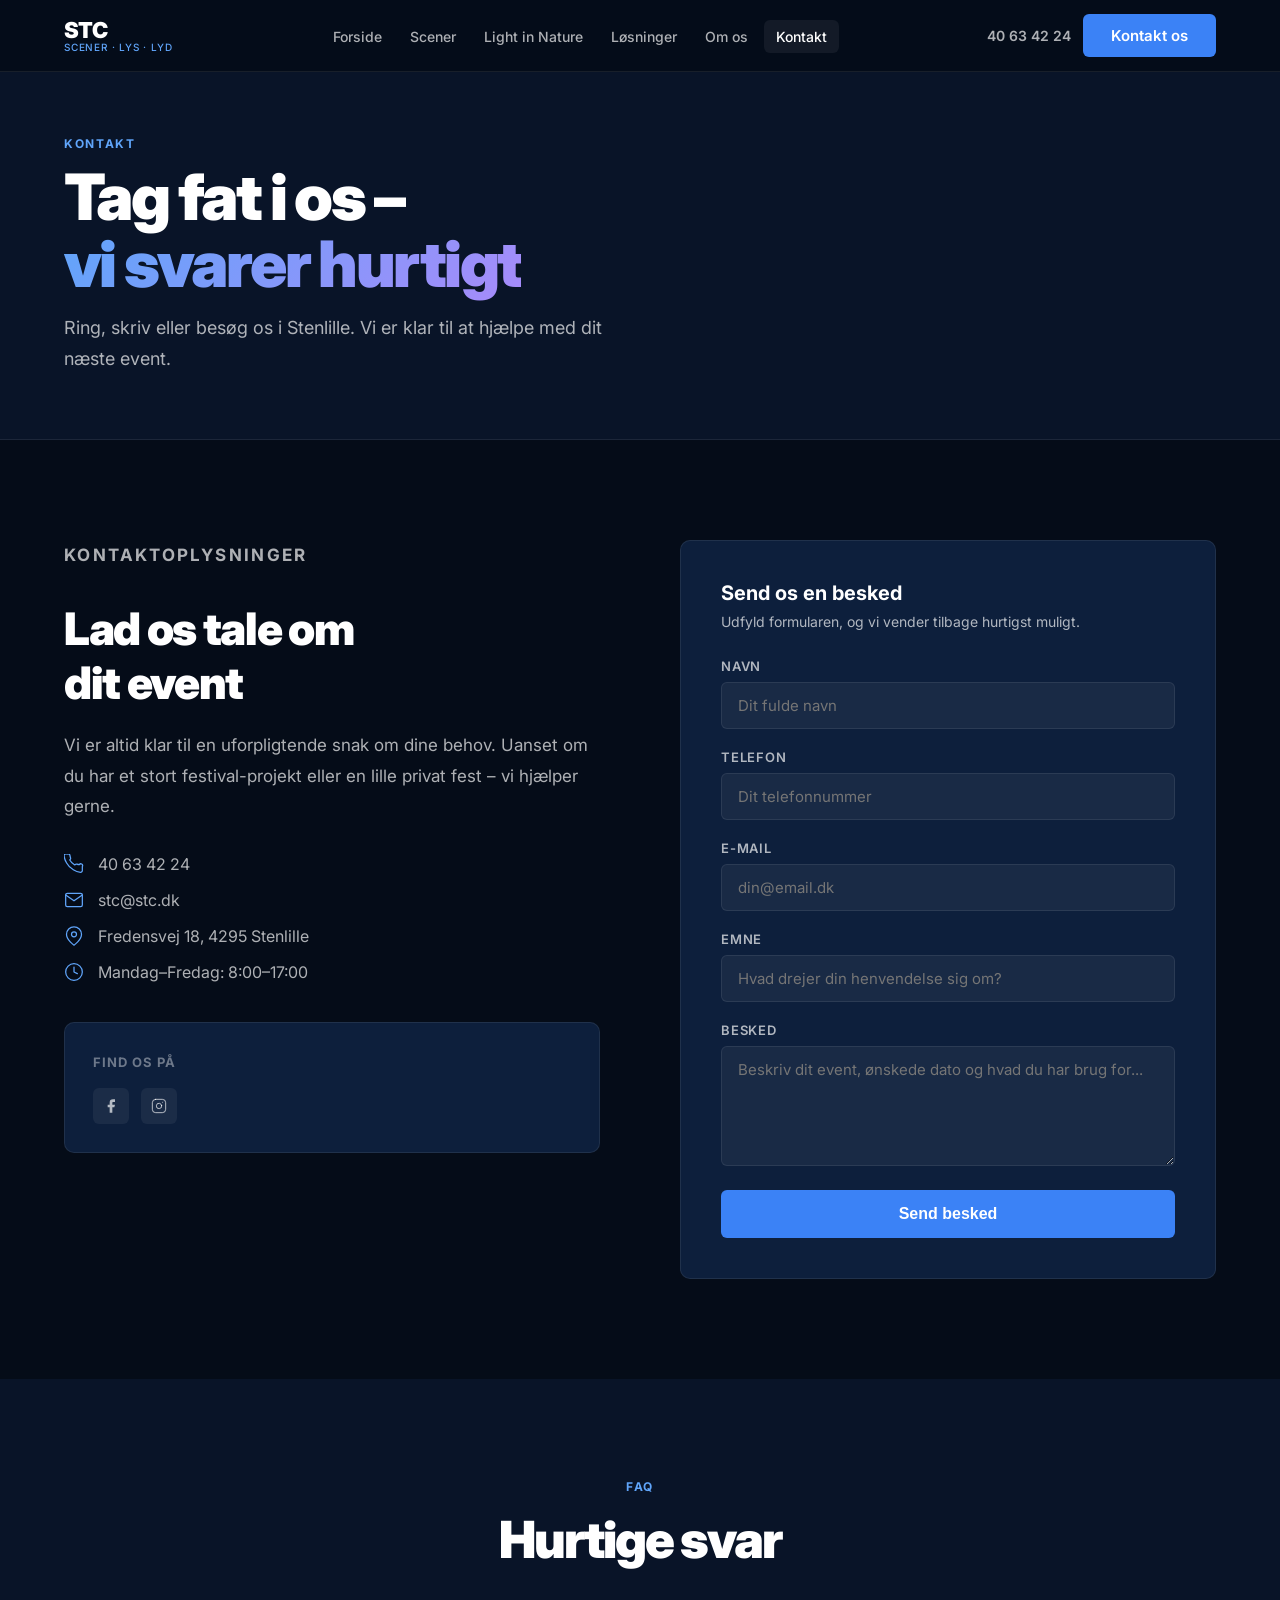
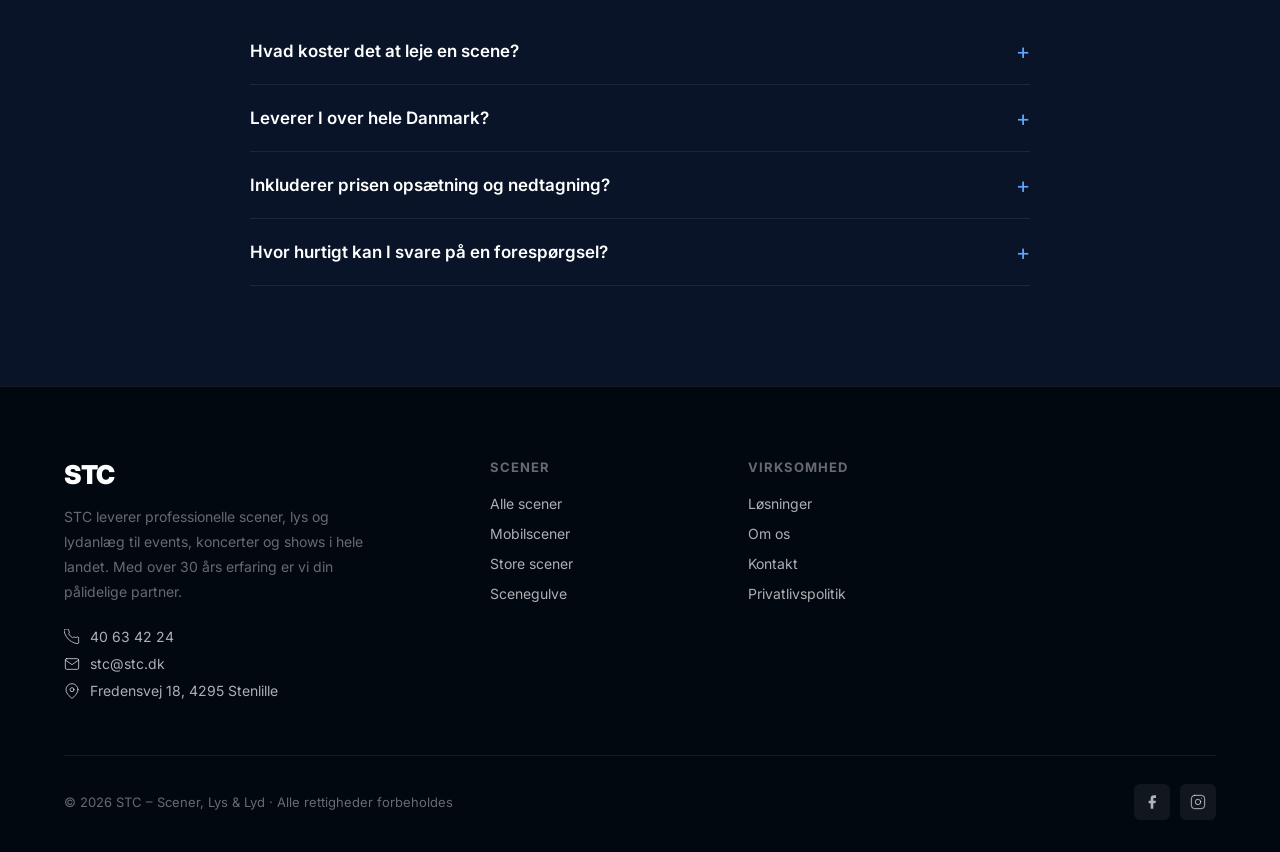
<file: kontakt.html>
<!DOCTYPE html>
<html lang="da">
<head>
  <meta charset="UTF-8">
  <meta name="viewport" content="width=device-width, initial-scale=1.0">
  <title>STC – Kontakt</title>
  <meta name="description" content="Kontakt STC for et uforpligtende tilbud på scener, lys og lyd til dit event. Ring 40 63 42 24 eller send os en besked.">
  <link rel="preconnect" href="https://fonts.googleapis.com">
  <link rel="preconnect" href="https://fonts.gstatic.com" crossorigin>
  <link href="https://fonts.googleapis.com/css2?family=Inter:wght@400;500;600;700;800;900&display=swap" rel="stylesheet">
  <link rel="stylesheet" href="styles.css">
</head>
<body>

<!-- NAV -->
<nav class="nav" id="nav">
  <div class="nav-inner">
    <a href="index.html" class="nav-logo">
      <span class="nav-logo-name">STC</span>
      <span class="nav-logo-tag">Scener · Lys · Lyd</span>
    </a>
    <ul class="nav-links">
      <li><a href="index.html" class="nav-link">Forside</a></li>
      <li class="nav-item">
        <a href="scener.html" class="nav-link">Scener</a>
        <ul class="nav-sub">
          <li><a href="scener.html#store-scener">Store scener</a></li>
          <li><a href="scener.html#mobilscener">Mobilscener</a></li>
          <li><a href="scener.html#scenegulve">Scenegulv og podier</a></li>
          <li><a href="scener.html#smaa-scener">Små scener</a></li>
        </ul>
      </li>
      <li><a href="light-in-nature.html" class="nav-link">Light in Nature</a></li>
      <li><a href="losninger.html" class="nav-link">Løsninger</a></li>
      <li><a href="om-os.html" class="nav-link">Om os</a></li>
      <li><a href="kontakt.html" class="nav-link active">Kontakt</a></li>
    </ul>
    <div class="nav-right">
      <a href="tel:40634224" class="nav-tel">40 63 42 24</a>
      <a href="kontakt.html" class="btn btn-primary">Kontakt os</a>
    </div>
    <div class="hamburger" id="hamburger"><span></span><span></span><span></span></div>
  </div>
</nav>

<!-- MOBILE NAV -->
<div class="mobile-nav" id="mobileNav">
  <a href="index.html" class="mobile-nav-link">Forside</a>
  <a href="scener.html" class="mobile-nav-link">Scener</a>
  <a href="light-in-nature.html" class="mobile-nav-link">Light in Nature</a>
  <a href="losninger.html" class="mobile-nav-link">Løsninger</a>
  <a href="om-os.html" class="mobile-nav-link">Om os</a>
  <a href="kontakt.html" class="mobile-nav-link">Kontakt</a>
  <span class="mobile-nav-tel">40 63 42 24</span>
  <a href="kontakt.html" class="btn btn-primary btn-lg" style="margin-top:12px;justify-content:center;">Kontakt os</a>
</div>

<!-- PAGE HERO (slim) -->
<div style="padding-top: var(--nav-h); background: var(--bg-2); border-bottom: 1px solid var(--border);">
  <div class="container" style="padding-top: 64px; padding-bottom: 64px;">
    <p class="page-eyebrow fade-up">Kontakt</p>
    <h1 class="page-h1 fade-up d1" style="min-height: unset;">Tag fat i os –<br><span class="grad-text">vi svarer hurtigt</span></h1>
    <p class="page-sub fade-up d2">Ring, skriv eller besøg os i Stenlille. Vi er klar til at hjælpe med dit næste event.</p>
  </div>
</div>

<!-- CONTACT SECTION -->
<section class="contact-section">
  <div class="container">
    <div class="contact-grid">
      <!-- LEFT: INFO -->
      <div class="contact-info fade-up">
        <p class="section-eyebrow">Kontaktoplysninger</p>
        <h2>Lad os tale om<br>dit event</h2>
        <p>Vi er altid klar til en uforpligtende snak om dine behov. Uanset om du har et stort festival-projekt eller en lille privat fest – vi hjælper gerne.</p>
        <div class="contact-details">
          <div class="contact-detail">
            <svg viewBox="0 0 24 24" fill="none" stroke="currentColor" stroke-width="1.5" stroke-linecap="round" stroke-linejoin="round"><path d="M22 16.92v3a2 2 0 0 1-2.18 2 19.79 19.79 0 0 1-8.63-3.07A19.5 19.5 0 0 1 3.17 10.8 19.79 19.79 0 0 1 .1 2.18 2 2 0 0 1 2.1 0h3a2 2 0 0 1 2 1.72 12.84 12.84 0 0 0 .7 2.81 2 2 0 0 1-.45 2.11L6.91 7.18a16 16 0 0 0 6 6l.54-.54a2 2 0 0 1 2.11-.45 12.84 12.84 0 0 0 2.81.7A2 2 0 0 1 22 14.92z"/></svg>
            <a href="tel:40634224" style="color: var(--text-2); transition: color .2s;">40 63 42 24</a>
          </div>
          <div class="contact-detail">
            <svg viewBox="0 0 24 24" fill="none" stroke="currentColor" stroke-width="1.5" stroke-linecap="round" stroke-linejoin="round"><path d="M4 4h16c1.1 0 2 .9 2 2v12c0 1.1-.9 2-2 2H4c-1.1 0-2-.9-2-2V6c0-1.1.9-2 2-2z"/><polyline points="22,6 12,13 2,6"/></svg>
            <a href="mailto:stc@stc.dk" style="color: var(--text-2); transition: color .2s;">stc@stc.dk</a>
          </div>
          <div class="contact-detail">
            <svg viewBox="0 0 24 24" fill="none" stroke="currentColor" stroke-width="1.5" stroke-linecap="round" stroke-linejoin="round"><path d="M21 10c0 7-9 13-9 13s-9-6-9-13a9 9 0 0 1 18 0z"/><circle cx="12" cy="10" r="3"/></svg>
            <span>Fredensvej 18, 4295 Stenlille</span>
          </div>
          <div class="contact-detail">
            <svg viewBox="0 0 24 24" fill="none" stroke="currentColor" stroke-width="1.5" stroke-linecap="round" stroke-linejoin="round"><circle cx="12" cy="12" r="10"/><polyline points="12 6 12 12 16 14"/></svg>
            <span>Mandag–Fredag: 8:00–17:00</span>
          </div>
        </div>

        <div style="margin-top: 40px; padding: 28px; background: var(--bg-card); border: 1px solid var(--border); border-radius: var(--r);">
          <p style="font-size: 13px; font-weight: 700; letter-spacing: 0.08em; text-transform: uppercase; color: var(--text-3); margin-bottom: 14px;">Find os på</p>
          <div style="display: flex; gap: 12px;">
            <a href="https://www.facebook.com/stc.scener.lyd.lys/" target="_blank" rel="noopener" class="soc-link" aria-label="Facebook">
              <svg viewBox="0 0 24 24" fill="currentColor"><path d="M18 2h-3a5 5 0 0 0-5 5v3H7v4h3v8h4v-8h3l1-4h-4V7a1 1 0 0 1 1-1h3z"/></svg>
            </a>
            <a href="#" class="soc-link" aria-label="Instagram">
              <svg viewBox="0 0 24 24" fill="none" stroke="currentColor" stroke-width="1.5" stroke-linecap="round" stroke-linejoin="round"><rect x="2" y="2" width="20" height="20" rx="5" ry="5"/><path d="M16 11.37A4 4 0 1 1 12.63 8 4 4 0 0 1 16 11.37z"/><line x1="17.5" y1="6.5" x2="17.51" y2="6.5"/></svg>
            </a>
          </div>
        </div>
      </div>

      <!-- RIGHT: FORM -->
      <div class="fade-up d1">
        <div class="contact-form">
          <p style="font-size: 20px; font-weight: 700; margin-bottom: 8px;">Send os en besked</p>
          <p style="font-size: 14px; color: var(--text-2); margin-bottom: 28px;">Udfyld formularen, og vi vender tilbage hurtigst muligt.</p>
          <form id="contactForm" novalidate>
            <div class="form-group">
              <label for="name">Navn</label>
              <input type="text" id="name" name="name" placeholder="Dit fulde navn" required>
            </div>
            <div class="form-group">
              <label for="phone">Telefon</label>
              <input type="tel" id="phone" name="phone" placeholder="Dit telefonnummer">
            </div>
            <div class="form-group">
              <label for="email">E-mail</label>
              <input type="email" id="email" name="email" placeholder="din@email.dk" required>
            </div>
            <div class="form-group">
              <label for="subject">Emne</label>
              <input type="text" id="subject" name="subject" placeholder="Hvad drejer din henvendelse sig om?">
            </div>
            <div class="form-group">
              <label for="message">Besked</label>
              <textarea id="message" name="message" placeholder="Beskriv dit event, ønskede dato og hvad du har brug for..." required></textarea>
            </div>
            <button type="submit" class="btn btn-primary btn-lg" style="width: 100%; justify-content: center;">Send besked</button>
          </form>
        </div>
      </div>
    </div>
  </div>
</section>

<!-- FAQ MINI -->
<section class="section" style="background: var(--bg-2);">
  <div class="container">
    <p class="section-eyebrow fade-up" style="text-align:center;">FAQ</p>
    <h2 class="welcome-h2 fade-up d1" style="text-align:center; margin-bottom: 48px;">Hurtige svar</h2>
    <div class="faq-list">
      <div class="faq-item fade-up">
        <div class="faq-q">Hvad koster det at leje en scene?</div>
        <div class="faq-a">Prisen varierer afhængigt af scenetype, størrelse, afstand og varighed. Kontakt os for et konkret og uforpligtende tilbud.</div>
      </div>
      <div class="faq-item fade-up d1">
        <div class="faq-q">Leverer I over hele Danmark?</div>
        <div class="faq-a">Ja – vi leverer og opstiller i hele landet. Transportpris beregnes ud fra afstand fra Stenlille på Vestsjælland.</div>
      </div>
      <div class="faq-item fade-up d2">
        <div class="faq-q">Inkluderer prisen opsætning og nedtagning?</div>
        <div class="faq-a">Ja – vi sørger for levering, opstilling og nedtagning. Du behøver ikke selv løfte en finger.</div>
      </div>
      <div class="faq-item fade-up">
        <div class="faq-q">Hvor hurtigt kan I svare på en forespørgsel?</div>
        <div class="faq-a">Vi bestræber os på at svare inden for 24 timer på hverdage. I travle perioder kan det tage lidt længere tid.</div>
      </div>
    </div>
  </div>
</section>

<!-- FOOTER -->
<footer class="footer">
  <div class="container">
    <div class="footer-grid">
      <div>
        <span class="footer-logo">STC</span>
        <p class="footer-tagline">STC leverer professionelle scener, lys og lydanlæg til events, koncerter og shows i hele landet. Med over 30 års erfaring er vi din pålidelige partner.</p>
        <div class="footer-contact">
          <a href="tel:40634224"><svg viewBox="0 0 24 24" fill="none" stroke="currentColor" stroke-width="1.5" stroke-linecap="round" stroke-linejoin="round"><path d="M22 16.92v3a2 2 0 0 1-2.18 2 19.79 19.79 0 0 1-8.63-3.07A19.5 19.5 0 0 1 3.17 10.8 19.79 19.79 0 0 1 .1 2.18 2 2 0 0 1 2.1 0h3a2 2 0 0 1 2 1.72 12.84 12.84 0 0 0 .7 2.81 2 2 0 0 1-.45 2.11L6.91 7.18a16 16 0 0 0 6 6l.54-.54a2 2 0 0 1 2.11-.45 12.84 12.84 0 0 0 2.81.7A2 2 0 0 1 22 14.92z"/></svg>40 63 42 24</a>
          <a href="mailto:stc@stc.dk"><svg viewBox="0 0 24 24" fill="none" stroke="currentColor" stroke-width="1.5" stroke-linecap="round" stroke-linejoin="round"><path d="M4 4h16c1.1 0 2 .9 2 2v12c0 1.1-.9 2-2 2H4c-1.1 0-2-.9-2-2V6c0-1.1.9-2 2-2z"/><polyline points="22,6 12,13 2,6"/></svg>stc@stc.dk</a>
          <a href="#"><svg viewBox="0 0 24 24" fill="none" stroke="currentColor" stroke-width="1.5" stroke-linecap="round" stroke-linejoin="round"><path d="M21 10c0 7-9 13-9 13s-9-6-9-13a9 9 0 0 1 18 0z"/><circle cx="12" cy="10" r="3"/></svg>Fredensvej 18, 4295 Stenlille</a>
        </div>
      </div>
      <div>
        <p class="footer-col-h">Scener</p>
        <ul class="footer-links">
          <li><a href="scener.html" class="footer-link">Alle scener</a></li>
          <li><a href="scener.html#mobilscener" class="footer-link">Mobilscener</a></li>
          <li><a href="scener.html#store-scener" class="footer-link">Store scener</a></li>
          <li><a href="scener.html#scenegulve" class="footer-link">Scenegulve</a></li>
        </ul>
      </div>
      <div>
        <p class="footer-col-h">Virksomhed</p>
        <ul class="footer-links">
          <li><a href="losninger.html" class="footer-link">Løsninger</a></li>
          <li><a href="om-os.html" class="footer-link">Om os</a></li>
          <li><a href="kontakt.html" class="footer-link">Kontakt</a></li>
          <li><a href="#" class="footer-link">Privatlivspolitik</a></li>
        </ul>
      </div>
    </div>
    <div class="footer-bottom">
      <p class="footer-copy">© 2026 STC – Scener, Lys &amp; Lyd · Alle rettigheder forbeholdes</p>
      <div class="footer-social">
        <a href="https://www.facebook.com/stc.scener.lyd.lys/" class="soc-link" target="_blank" rel="noopener" aria-label="Facebook"><svg viewBox="0 0 24 24" fill="currentColor"><path d="M18 2h-3a5 5 0 0 0-5 5v3H7v4h3v8h4v-8h3l1-4h-4V7a1 1 0 0 1 1-1h3z"/></svg></a>
        <a href="#" class="soc-link" aria-label="Instagram"><svg viewBox="0 0 24 24" fill="none" stroke="currentColor" stroke-width="1.5" stroke-linecap="round" stroke-linejoin="round"><rect x="2" y="2" width="20" height="20" rx="5" ry="5"/><path d="M16 11.37A4 4 0 1 1 12.63 8 4 4 0 0 1 16 11.37z"/><line x1="17.5" y1="6.5" x2="17.51" y2="6.5"/></svg></a>
      </div>
    </div>
  </div>
</footer>

<script src="script.js"></script>
</body>
</html>
</file>
<file: styles.css>
@import url('https://fonts.googleapis.com/css2?family=Inter:wght@400;500;600;700;800;900&display=swap');

:root {
  --bg: #050c18;
  --bg-2: #091428;
  --bg-card: #0d1f3c;
  --blue: #3B82F6;
  --blue-light: #60A5FA;
  --text: #fff;
  --text-2: rgba(255,255,255,0.68);
  --text-3: rgba(255,255,255,0.4);
  --border: rgba(255,255,255,0.08);
  --nav-h: 72px;
  --r: 10px;
  --max: 1200px;
}

/* Reset & base */
*, *::before, *::after { box-sizing: border-box; margin: 0; padding: 0; }
html { scroll-behavior: smooth; }
body { background: var(--bg); color: var(--text); font-family: 'Inter', sans-serif; -webkit-font-smoothing: antialiased; }
a { text-decoration: none; color: inherit; }
img { display: block; max-width: 100%; }

/* Container */
.container { max-width: var(--max); margin: 0 auto; padding: 0 24px; }

/* Buttons */
.btn { display: inline-flex; align-items: center; gap: 8px; padding: 12px 28px; border-radius: 6px; font-weight: 600; font-size: 15px; cursor: pointer; transition: all .2s; border: none; }
.btn-primary { background: var(--blue); color: #fff; }
.btn-primary:hover { background: var(--blue-light); }
.btn-outline { background: transparent; color: #fff; border: 1.5px solid rgba(255,255,255,0.35); }
.btn-outline:hover { border-color: var(--blue-light); color: var(--blue-light); }
.btn-ghost { background: rgba(255,255,255,0.08); color: #fff; }
.btn-ghost:hover { background: rgba(255,255,255,0.14); }
.btn-lg { padding: 15px 36px; font-size: 16px; }

/* Text gradient */
.grad-text { background: linear-gradient(135deg, #60A5FA, #a78bfa); -webkit-background-clip: text; -webkit-text-fill-color: transparent; background-clip: text; }

/* Nav */
.nav { position: fixed; top: 0; left: 0; right: 0; z-index: 100; height: var(--nav-h); background: rgba(5,12,24,0.92); backdrop-filter: blur(12px); border-bottom: 1px solid var(--border); transition: background .3s; }
.nav.scrolled { background: rgba(5,12,24,0.98); }
.nav-inner { max-width: var(--max); margin: 0 auto; padding: 0 24px; height: 100%; display: flex; align-items: center; gap: 40px; }
.nav-logo { display: flex; flex-direction: column; line-height: 1; text-decoration: none; margin-right: auto; }
.nav-logo-name { font-size: 22px; font-weight: 900; letter-spacing: -0.03em; color: #fff; }
.nav-logo-tag { font-size: 10px; color: var(--blue-light); font-weight: 500; letter-spacing: 0.08em; text-transform: uppercase; margin-top: 1px; }
.nav-links { display: flex; align-items: center; gap: 4px; list-style: none; }
.nav-link { font-size: 14px; font-weight: 500; color: var(--text-2); padding: 8px 12px; border-radius: 6px; transition: color .2s, background .2s; white-space: nowrap; }
.nav-link:hover, .nav-link.active { color: #fff; background: rgba(255,255,255,0.06); }
.nav-item { position: relative; }
.nav-item:hover .nav-sub { opacity: 1; visibility: visible; transform: translateY(0); }
.nav-sub { position: absolute; top: calc(100% + 10px); left: 0; background: #0d1f3c; border: 1px solid var(--border); border-radius: 8px; padding: 8px; min-width: 210px; list-style: none; opacity: 0; visibility: hidden; transform: translateY(-6px); transition: all .2s; box-shadow: 0 16px 40px rgba(0,0,0,0.5); }
.nav-sub li a { display: block; padding: 9px 14px; font-size: 14px; color: var(--text-2); border-radius: 5px; transition: background .15s, color .15s; }
.nav-sub li a:hover { background: rgba(255,255,255,0.06); color: #fff; }
.nav-right { display: flex; align-items: center; gap: 12px; margin-left: auto; }
.nav-tel { font-size: 14px; font-weight: 600; color: var(--text-2); transition: color .2s; }
.nav-tel:hover { color: #fff; }
.hamburger { display: none; flex-direction: column; gap: 5px; cursor: pointer; padding: 6px; }
.hamburger span { display: block; width: 22px; height: 2px; background: #fff; border-radius: 2px; transition: all .3s; }
.hamburger.open span:nth-child(1) { transform: translateY(7px) rotate(45deg); }
.hamburger.open span:nth-child(2) { opacity: 0; }
.hamburger.open span:nth-child(3) { transform: translateY(-7px) rotate(-45deg); }

/* Mobile nav */
.mobile-nav { position: fixed; top: var(--nav-h); left: 0; right: 0; bottom: 0; z-index: 99; background: #050c18; padding: 24px; display: flex; flex-direction: column; gap: 4px; transform: translateX(100%); transition: transform .3s ease; overflow-y: auto; }
.mobile-nav.open { transform: translateX(0); }
.mobile-nav-link { font-size: 18px; font-weight: 600; color: var(--text-2); padding: 14px 0; border-bottom: 1px solid var(--border); }
.mobile-nav-link:hover { color: #fff; }
.mobile-nav-tel { font-size: 15px; font-weight: 600; color: var(--blue-light); padding: 14px 0; margin-top: 8px; }

/* Scroll animations */
.fade-up { opacity: 0; transform: translateY(28px); transition: opacity .6s ease, transform .6s ease; }
.fade-up.visible { opacity: 1; transform: none; }
.d1 { transition-delay: .1s; }
.d2 { transition-delay: .2s; }
.d3 { transition-delay: .3s; }

/* Video hero (lin-section) */
.lin-section { padding-top: var(--nav-h); }
.lin-video-wrap { position: relative; height: calc(100vh - var(--nav-h)); min-height: 500px; overflow: hidden; }
.lin-video-wrap video { position: absolute; inset: 0; width: 100%; height: 100%; object-fit: cover; }
.lin-video-overlay { position: absolute; inset: 0; z-index: 1; background: rgba(0,0,0,0.45); }
.lin-hero-text { position: absolute; inset: 0; z-index: 3; display: flex; align-items: flex-end; padding-bottom: 80px; padding-left: clamp(24px, 6vw, 100px); }
.lin-h1 { font-size: clamp(28px, 3.8vw, 54px); font-weight: 900; color: #fff; letter-spacing: -0.04em; line-height: 1.05; margin-bottom: 20px; }
.lin-sub { font-size: clamp(15px, 1.6vw, 18px); color: rgba(255,255,255,0.8); max-width: 500px; margin-bottom: 32px; line-height: 1.6; }
.lin-video-gradient { position: absolute; bottom: 0; left: 0; right: 0; height: 220px; z-index: 2; background: linear-gradient(to bottom, transparent, #091428); }
.lin-text { background: var(--bg-2); padding: 80px 0; text-align: center; }
.lin-eye { font-size: 12px; font-weight: 700; letter-spacing: 0.14em; text-transform: uppercase; color: var(--blue-light); margin-bottom: 16px; }
.lin-title { font-size: clamp(26px, 3.5vw, 46px); font-weight: 800; letter-spacing: -0.03em; margin-bottom: 24px; }
.lin-desc { font-size: 16px; color: var(--text-2); max-width: 680px; margin: 0 auto 28px; line-height: 1.8; }
.lin-highlight { font-size: 13px; color: rgba(255,255,255,0.82); max-width: 620px; margin: 0 auto; line-height: 1.75; }

/* Welcome section */
.section { padding: 100px 0; }
.welcome-section { background: var(--bg); }
.section-eyebrow { font-size: 12px; font-weight: 700; letter-spacing: 0.14em; text-transform: uppercase; color: var(--blue-light); margin-bottom: 14px; }
.welcome-h2 { font-size: clamp(28px, 4vw, 52px); font-weight: 900; letter-spacing: -0.04em; margin-bottom: 24px; }
.welcome-p { font-size: 17px; color: var(--text-2); max-width: 700px; line-height: 1.8; margin-bottom: 16px; }
.offers-heading { font-size: 12px; font-weight: 700; letter-spacing: 0.14em; text-transform: uppercase; color: var(--blue-light); margin-top: 64px; margin-bottom: 14px; }
.offers-h { font-size: clamp(22px, 3vw, 38px); font-weight: 800; letter-spacing: -0.03em; margin-bottom: 36px; }
.offers-grid { display: grid; grid-template-columns: repeat(3, 1fr); gap: 18px; }
.offer-card { position: relative; border-radius: var(--r); overflow: hidden; aspect-ratio: 4/3; display: block; text-decoration: none; }
.offer-card:hover .offer-img { transform: scale(1.05); }
.offer-img { width: 100%; height: 100%; object-fit: cover; transition: transform .4s ease; }
.offer-body { position: absolute; inset: 0; background: linear-gradient(to top, rgba(0,0,0,0.85) 0%, rgba(0,0,0,0.1) 55%, transparent 100%); display: flex; flex-direction: column; justify-content: flex-end; padding: 22px; }
.offer-name { font-size: 19px; font-weight: 700; color: #fff; margin-bottom: 6px; }
.offer-more { font-size: 13px; font-weight: 600; color: var(--blue-light); }

/* Price CTA */
.price-cta { background: var(--bg-2); padding: 100px 0; text-align: center; }
.price-cta-h { font-size: clamp(28px, 4vw, 52px); font-weight: 900; letter-spacing: -0.04em; margin-bottom: 20px; }
.price-cta-p { font-size: 17px; color: var(--text-2); max-width: 560px; margin: 0 auto 14px; line-height: 1.7; }
.price-cta-btns { display: flex; gap: 14px; justify-content: center; margin-top: 36px; flex-wrap: wrap; }

/* FAQ */
.faq-list { max-width: 780px; margin: 0 auto; }
.faq-item { border-bottom: 1px solid var(--border); cursor: pointer; }
.faq-q { padding: 20px 0; font-size: 17px; font-weight: 600; display: flex; justify-content: space-between; align-items: center; gap: 16px; }
.faq-q::after { content: '+'; font-size: 22px; font-weight: 400; color: var(--blue-light); flex-shrink: 0; transition: transform .2s; }
.faq-item.open .faq-q::after { transform: rotate(45deg); }
.faq-a { font-size: 16px; color: var(--text-2); line-height: 1.8; max-height: 0; overflow: hidden; transition: max-height .35s ease, padding .35s ease; }
.faq-item.open .faq-a { max-height: 300px; padding-bottom: 20px; }

/* Footer */
.footer { background: #020810; padding: 72px 0 32px; border-top: 1px solid var(--border); }
.footer-grid { display: grid; grid-template-columns: 1.8fr 1fr 1fr 1fr; gap: 48px; margin-bottom: 56px; }
.footer-logo { font-size: 26px; font-weight: 900; letter-spacing: -0.04em; margin-bottom: 14px; display: block; }
.footer-tagline { font-size: 14px; color: var(--text-3); line-height: 1.8; margin-bottom: 24px; max-width: 300px; }
.footer-contact { display: flex; flex-direction: column; gap: 10px; }
.footer-contact a { display: flex; align-items: center; gap: 10px; font-size: 14px; color: var(--text-2); transition: color .2s; }
.footer-contact a:hover { color: #fff; }
.footer-contact svg { width: 16px; height: 16px; flex-shrink: 0; }
.footer-col-h { font-size: 13px; font-weight: 700; letter-spacing: 0.08em; text-transform: uppercase; color: var(--text-3); margin-bottom: 18px; }
.footer-links { list-style: none; display: flex; flex-direction: column; gap: 10px; }
.footer-link { font-size: 14px; color: var(--text-2); transition: color .2s; }
.footer-link:hover { color: #fff; }
.footer-bottom { display: flex; justify-content: space-between; align-items: center; padding-top: 28px; border-top: 1px solid var(--border); flex-wrap: wrap; gap: 16px; }
.footer-copy { font-size: 13px; color: var(--text-3); }
.footer-social { display: flex; gap: 10px; }
.soc-link { width: 36px; height: 36px; border-radius: 6px; background: rgba(255,255,255,0.06); display: flex; align-items: center; justify-content: center; color: var(--text-2); transition: background .2s, color .2s; }
.soc-link:hover { background: var(--blue); color: #fff; }
.soc-link svg { width: 16px; height: 16px; }

/* Losninger page specific */
/* Hero tabs */
.sol-hero { position: relative; height: 90vh; min-height: 560px; overflow: hidden; display: flex; align-items: flex-end; padding-bottom: 80px; padding-top: var(--nav-h); }
.sol-hero-bg { position: absolute; inset: 0; }
.sol-hero-bg img { width: 100%; height: 100%; object-fit: cover; }
.sol-hero-overlay { position: absolute; inset: 0; background: linear-gradient(to top, rgba(5,12,24,1) 0%, rgba(5,12,24,0.6) 40%, rgba(5,12,24,0.2) 100%); }
.sol-hero-content { position: relative; z-index: 2; width: 100%; }
.sol-eyebrow { font-size: 12px; font-weight: 700; letter-spacing: 0.14em; text-transform: uppercase; color: var(--blue-light); margin-bottom: 16px; }
.sol-h1 { font-size: clamp(32px, 5vw, 68px); font-weight: 900; letter-spacing: -0.04em; line-height: 1.05; margin-bottom: 40px; }
.sol-tabs { display: flex; gap: 12px; flex-wrap: wrap; }
.sol-tab { padding: 13px 28px; border-radius: 6px; font-size: 15px; font-weight: 600; cursor: pointer; transition: all .2s; border: 1.5px solid rgba(255,255,255,0.25); color: rgba(255,255,255,0.75); background: rgba(255,255,255,0.06); }
.sol-tab:hover, .sol-tab.active { background: var(--blue); border-color: var(--blue); color: #fff; }

/* Tab content panels */
.sol-panel { display: none; }
.sol-panel.active { display: block; }

/* Vi leverer section */
.vi-leverer { padding: 100px 0; background: var(--bg); }
.vi-leverer-intro { max-width: 700px; margin-bottom: 64px; }
.vi-leverer-intro h2 { font-size: clamp(26px, 3.5vw, 46px); font-weight: 900; letter-spacing: -0.04em; margin-bottom: 18px; }
.vi-leverer-intro p { font-size: 17px; color: var(--text-2); line-height: 1.8; }

/* Scene type cards */
.type-grid { display: grid; grid-template-columns: repeat(2, 1fr); gap: 24px; }
.type-card { background: var(--bg-card); border: 1px solid var(--border); border-radius: var(--r); overflow: hidden; display: flex; flex-direction: column; transition: border-color .2s; text-decoration: none; color: inherit; }
.type-card:hover { border-color: var(--blue); }
.type-card-img { aspect-ratio: 16/9; overflow: hidden; }
.type-card-img img { width: 100%; height: 100%; object-fit: cover; transition: transform .4s; }
.type-card:hover .type-card-img img { transform: scale(1.05); }
.type-card-body { padding: 24px 28px 28px; flex: 1; display: flex; flex-direction: column; }
.type-card-title { font-size: 20px; font-weight: 700; margin-bottom: 10px; }
.type-card-desc { font-size: 15px; color: var(--text-2); line-height: 1.7; flex: 1; margin-bottom: 20px; }
.type-card-link { font-size: 14px; font-weight: 600; color: var(--blue-light); display: flex; align-items: center; gap: 6px; }
.type-card-link::after { content: '→'; }

/* Scener page */
.page-hero { position: relative; min-height: 400px; display: flex; align-items: flex-end; padding-bottom: 60px; padding-top: var(--nav-h); overflow: hidden; }
.page-hero-bg { position: absolute; inset: 0; }
.page-hero-bg img { width: 100%; height: 100%; object-fit: cover; }
.page-hero-overlay { position: absolute; inset: 0; background: linear-gradient(to top, rgba(5,12,24,0.88) 0%, rgba(5,12,24,0.35) 50%, rgba(5,12,24,0.08) 100%); }
.page-hero-content { position: relative; z-index: 2; }
.page-eyebrow { font-size: 12px; font-weight: 700; letter-spacing: 0.14em; text-transform: uppercase; color: var(--blue-light); margin-bottom: 12px; }
.page-h1 { font-size: clamp(32px, 5vw, 64px); font-weight: 900; letter-spacing: -0.04em; line-height: 1.05; margin-bottom: 16px; }
.page-sub { font-size: 18px; color: var(--text-2); max-width: 580px; line-height: 1.7; }
.scener-section { padding: 80px 0; }
.scener-section + .scener-section { border-top: 1px solid var(--border); }
.scene-card { display: grid; grid-template-columns: 1fr 1fr; gap: 60px; align-items: center; }
.scene-card.reverse { direction: rtl; }
.scene-card.reverse > * { direction: ltr; }
.scene-card-img { border-radius: var(--r); overflow: hidden; aspect-ratio: 4/3; }
.scene-card-img img { width: 100%; height: 100%; object-fit: cover; }
.scene-card-eyebrow { font-size: 11px; font-weight: 700; letter-spacing: 0.12em; text-transform: uppercase; color: var(--blue-light); margin-bottom: 12px; }
.scene-card-h { font-size: clamp(22px, 3vw, 36px); font-weight: 800; letter-spacing: -0.03em; margin-bottom: 14px; }
.scene-card-p { font-size: 16px; color: var(--text-2); line-height: 1.8; margin-bottom: 24px; }

/* Light in nature – full-height immersive hero */
.lin-page-hero { position: relative; height: 100vh; min-height: 600px; display: flex; align-items: center; overflow: hidden; padding-top: var(--nav-h); }
.lin-page-hero-bg { position: absolute; inset: 0; }
.lin-page-hero-bg img { width: 100%; height: 100%; object-fit: cover; }
.lin-page-hero-overlay { position: absolute; inset: 0; background: linear-gradient(to bottom, rgba(5,12,24,0.55) 0%, rgba(5,12,24,0.05) 35%, rgba(5,12,24,0.05) 55%, rgba(5,12,24,0.75) 100%); }
.lin-page-hero-content { position: relative; z-index: 2; width: 100%; text-align: center; }
.lin-page-eyebrow { font-size: 11px; font-weight: 700; letter-spacing: 0.2em; text-transform: uppercase; color: var(--blue-light); margin-bottom: 20px; }
.lin-page-h1 { font-size: clamp(56px, 9vw, 120px); font-weight: 900; letter-spacing: -0.04em; line-height: 0.95; margin-bottom: 28px; }
.lin-page-sub { font-size: clamp(15px, 1.5vw, 17px); color: rgba(255,255,255,0.72); max-width: 460px; margin: 0 auto 40px; line-height: 1.65; }
.lin-page-scroll { display: flex; flex-direction: column; align-items: center; gap: 8px; position: absolute; bottom: 40px; left: 50%; transform: translateX(-50%); z-index: 2; }
.lin-page-scroll span { font-size: 11px; font-weight: 600; letter-spacing: 0.14em; text-transform: uppercase; color: rgba(255,255,255,0.45); }
.lin-page-scroll-line { width: 1px; height: 40px; background: linear-gradient(to bottom, rgba(255,255,255,0.4), transparent); }

/* Light in nature page */
.lin-gallery { padding: 80px 0; background: var(--bg); }
.lin-gallery-grid { display: grid; grid-template-columns: repeat(3, 1fr); gap: 12px; }
.lin-gallery-item { border-radius: 6px; overflow: hidden; aspect-ratio: 4/3; }
.lin-gallery-item img { width: 100%; height: 100%; object-fit: cover; transition: transform .4s; }
.lin-gallery-item:hover img { transform: scale(1.04); }
.lin-gallery-item.tall { grid-row: span 2; aspect-ratio: auto; }

/* Contact page */
.contact-section { padding: 100px 0; }
.contact-grid { display: grid; grid-template-columns: 1fr 1fr; gap: 80px; align-items: start; }
.contact-info h2 { font-size: clamp(26px, 3.5vw, 46px); font-weight: 900; letter-spacing: -0.03em; margin-bottom: 20px; }
.contact-info p { font-size: 17px; color: var(--text-2); line-height: 1.8; margin-bottom: 32px; }
.contact-details { display: flex; flex-direction: column; gap: 16px; }
.contact-detail { display: flex; align-items: center; gap: 14px; font-size: 16px; color: var(--text-2); }
.contact-detail svg { width: 20px; height: 20px; flex-shrink: 0; color: var(--blue-light); }
.contact-form { background: var(--bg-card); border: 1px solid var(--border); border-radius: var(--r); padding: 40px; }
.form-group { margin-bottom: 20px; }
.form-group label { display: block; font-size: 13px; font-weight: 600; color: var(--text-2); margin-bottom: 8px; text-transform: uppercase; letter-spacing: 0.06em; }
.form-group input, .form-group textarea { width: 100%; background: rgba(255,255,255,0.05); border: 1px solid var(--border); border-radius: 6px; padding: 13px 16px; color: #fff; font-size: 15px; font-family: inherit; transition: border-color .2s; }
.form-group input:focus, .form-group textarea:focus { outline: none; border-color: var(--blue); }
.form-group textarea { resize: vertical; min-height: 120px; }

/* Om os page */
/* Om os – split hero */
.about-hero { display: grid; grid-template-columns: 1fr 1fr; min-height: 100vh; padding-top: var(--nav-h); }
.about-hero-text { display: flex; flex-direction: column; justify-content: center; padding: 80px 64px; background: var(--bg); }
.about-hero-year { font-size: 11px; font-weight: 700; letter-spacing: 0.22em; text-transform: uppercase; color: var(--blue-light); margin-bottom: 32px; display: block; }
.about-hero-h1 { font-size: clamp(36px, 4vw, 64px); font-weight: 900; letter-spacing: -0.04em; line-height: 1.02; margin-bottom: 28px; }
.about-hero-sub { font-size: 17px; color: var(--text-2); line-height: 1.8; max-width: 400px; margin-bottom: 44px; }
.about-hero-img { position: relative; overflow: hidden; }
.about-hero-img img { width: 100%; height: 100%; object-fit: cover; object-position: center; }

.about-section { padding: 100px 0; }
.about-grid { display: grid; grid-template-columns: 1fr 1fr; gap: 80px; align-items: center; }
.about-text h2 { font-size: clamp(26px, 3.5vw, 46px); font-weight: 900; letter-spacing: -0.03em; margin-bottom: 20px; }
.about-text p { font-size: 17px; color: var(--text-2); line-height: 1.8; margin-bottom: 16px; }
.about-img { border-radius: var(--r); overflow: hidden; aspect-ratio: 4/3; }
.about-img img { width: 100%; height: 100%; object-fit: cover; }
.stats-row { display: grid; grid-template-columns: repeat(3, 1fr); gap: 32px; background: var(--bg-card); border: 1px solid var(--border); border-radius: var(--r); padding: 48px 40px; margin-top: 64px; }
.stat-item { text-align: center; }
.stat-num { font-size: clamp(36px, 4vw, 56px); font-weight: 900; letter-spacing: -0.04em; background: linear-gradient(135deg, #60A5FA, #a78bfa); -webkit-background-clip: text; -webkit-text-fill-color: transparent; background-clip: text; }
.stat-label { font-size: 14px; color: var(--text-2); margin-top: 6px; }

/* Lys og lyd page */
.lyd-intro { padding: 80px 0 40px; background: var(--bg); }
.lyd-intro-inner { max-width: 760px; }
.lyd-intro-inner h2 { font-size: clamp(26px, 3.5vw, 46px); font-weight: 900; letter-spacing: -0.04em; margin-bottom: 18px; }
.lyd-intro-inner p { font-size: 17px; color: var(--text-2); line-height: 1.8; margin-bottom: 16px; }

/* Responsive */
@media (max-width: 1024px) {
  .nav-links, .nav-tel { display: none; }
  .hamburger { display: flex; }
  .footer-grid { grid-template-columns: 1fr 1fr; }
  .type-grid { grid-template-columns: 1fr; }
  .scene-card { grid-template-columns: 1fr; gap: 28px; }
  .scene-card.reverse { direction: ltr; }
  .lin-gallery-grid { grid-template-columns: repeat(2, 1fr); }
  .about-grid { grid-template-columns: 1fr; }
  .stats-row { grid-template-columns: 1fr; gap: 24px; }
  .about-hero { grid-template-columns: 1fr; min-height: auto; }
  .about-hero-text { padding: 60px 32px; }
  .about-hero-img { min-height: 400px; }
}
@media (max-width: 768px) {
  .offers-grid { grid-template-columns: repeat(2, 1fr); }
  .sol-tabs { flex-direction: column; }
  .sol-tab { width: 100%; text-align: center; }
  .footer-grid { grid-template-columns: 1fr; gap: 32px; }
  .contact-grid { grid-template-columns: 1fr; }
}
@media (max-width: 480px) {
  .offers-grid { grid-template-columns: 1fr 1fr; }
  .lin-gallery-grid { grid-template-columns: 1fr 1fr; }
}
</file>
